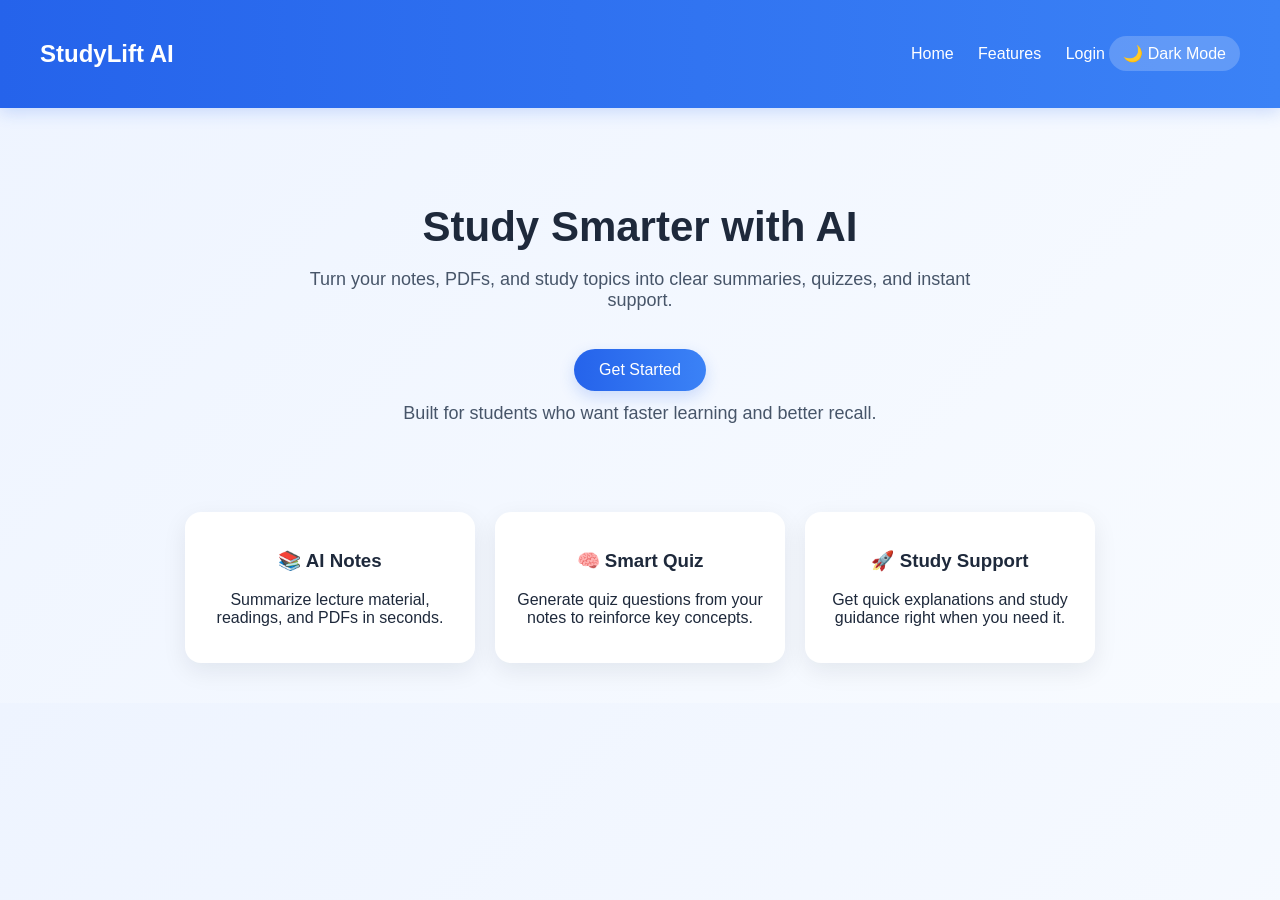
<file: index.html>
<!DOCTYPE html>
<html lang="en">
<head>
    <meta charset="UTF-8">
    <meta name="viewport" content="width=device-width, initial-scale=1.0">
    <title>StudyLift AI</title>
    <link rel="stylesheet" href="frontend.css">
</head>
<body>
    <nav class="navbar">
        <h1>StudyLift AI</h1>
        <div>
            <a href="index.html">Home</a>
            <a href="#features">Features</a>
            <a href="login.html">Login</a>
            <button class="theme-toggle" onclick="toggleTheme()">🌙 Dark Mode</button>
        </div>
    </nav>

    <section class="hero">
        <div class="hero-copy">
            <h2>Study Smarter with AI</h2>
            <p>Turn your notes, PDFs, and study topics into clear summaries, quizzes, and instant support.</p>
            <button onclick="startApp()">Get Started</button>
            <p class="hero-subtext">Built for students who want faster learning and better recall.</p>
        </div>
    </section>

    <section class="features" id="features">
        <div class="card">
            <h3>📚 AI Notes</h3>
            <p>Summarize lecture material, readings, and PDFs in seconds.</p>
        </div>

        <div class="card">
            <h3>🧠 Smart Quiz</h3>
            <p>Generate quiz questions from your notes to reinforce key concepts.</p>
        </div>

        <div class="card">
            <h3>🚀 Study Support</h3>
            <p>Get quick explanations and study guidance right when you need it.</p>
        </div>
    </section>

    <script src="frontend.js"></script>
</body>
</html>
</file>
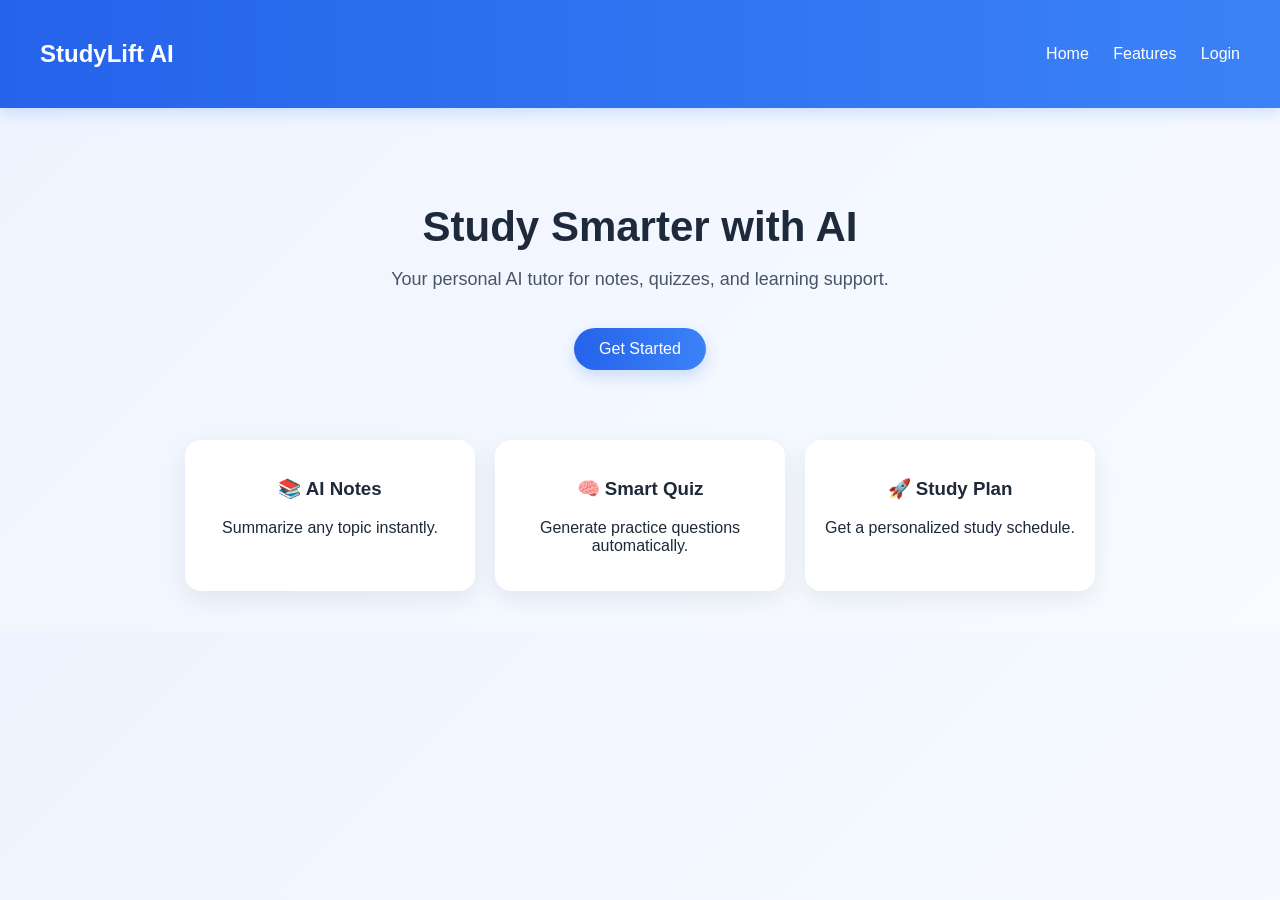
<file: frontend.html>
<!DOCTYPE html>
<html lang="en">
<head>
    <meta charset="UTF-8">
    <meta name="viewport" content="width=device-width, initial-scale=1.0">
    <title>StudyLift AI</title>
    <link rel="stylesheet" href="frontend.css">
</head>
<body>
    <nav class="navbar">
        <h1>StudyLift AI</h1>
        <div>
            <a href="index.html">Home</a>
            <a href="#features">Features</a>
            <a href="login.html">Login</a>
        </div>
    </nav>

    <section class="hero">
        <h2>Study Smarter with AI</h2>
        <p>Your personal AI tutor for notes, quizzes, and learning support.</p>
        <button onclick="startApp()">Get Started</button>
    </section>

    <section class="features" id="features">
        <div class="card">
            <h3>📚 AI Notes</h3>
            <p>Summarize any topic instantly.</p>
        </div>

        <div class="card">
            <h3>🧠 Smart Quiz</h3>
            <p>Generate practice questions automatically.</p>
        </div>

        <div class="card">
            <h3>🚀 Study Plan</h3>
            <p>Get a personalized study schedule.</p>
        </div>
    </section>

    <script src="frontend.js"></script>
</body>
</html>
</file>
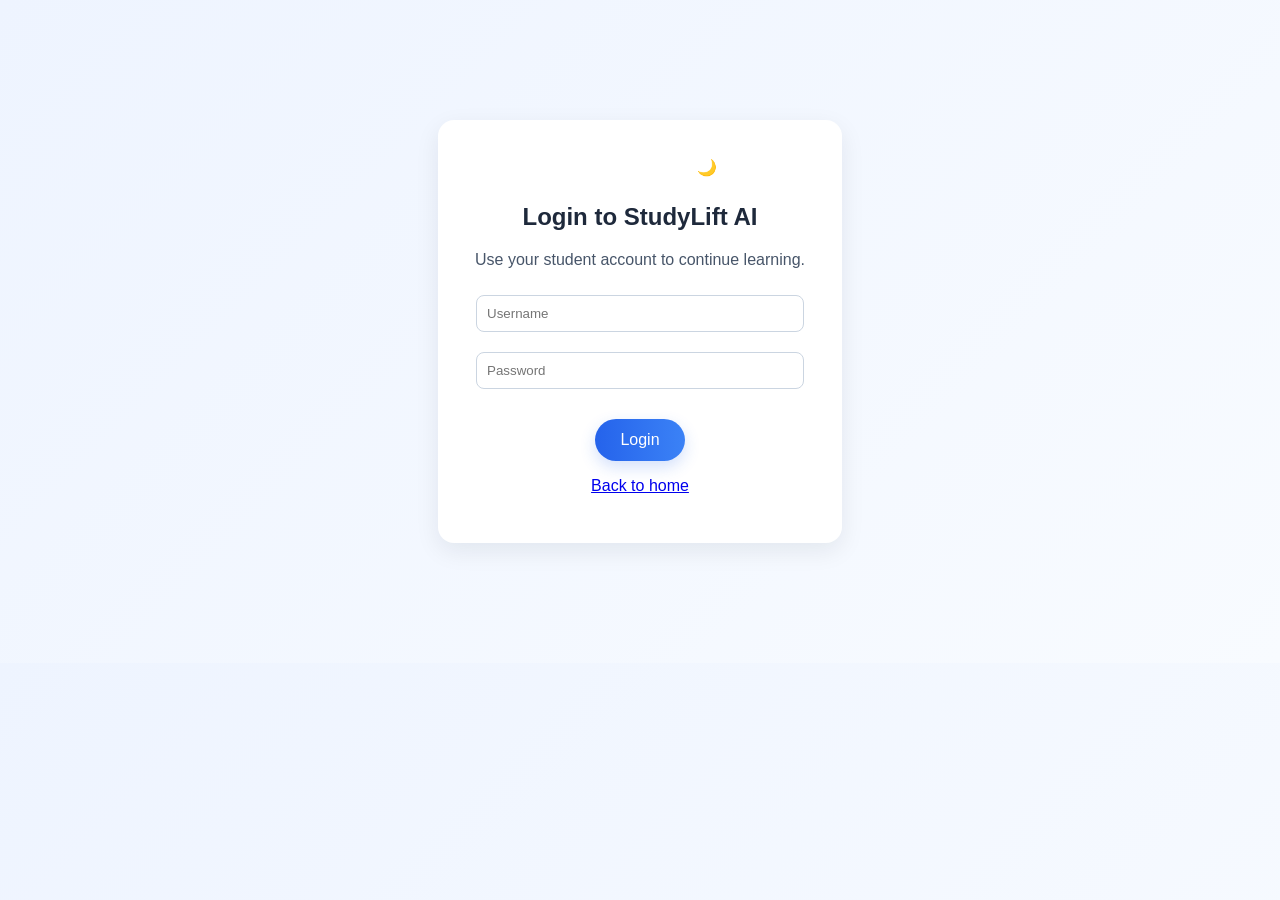
<file: login.html>
<!DOCTYPE html>
<html lang="en">
<head>
    <meta charset="UTF-8">
    <meta name="viewport" content="width=device-width, initial-scale=1.0">
    <title>Login - StudyLift AI</title>
    <link rel="stylesheet" href="frontend.css">
</head>
<body>
    <div class="login-box">
        <div style="display:flex; justify-content:flex-end; margin-bottom:10px;">
            <button class="theme-toggle" onclick="toggleTheme()" style="padding:6px 10px;">🌙 Dark Mode</button>
        </div>
        <h2>Login to StudyLift AI</h2>
        <p class="login-subtext">Use your student account to continue learning.</p>
        <input type="text" id="username" placeholder="Username">
        <input type="password" id="password" placeholder="Password">
        <button onclick="login()">Login</button>
        <p id="msg"></p>
        <p><a href="index.html">Back to home</a></p>
    </div>

    <script src="frontend.js"></script>
</body>
</html>
</file>
<file: frontend.css>
:root {
    --bg: linear-gradient(135deg, #eef4ff 0%, #f8fbff 100%);
    --surface: #ffffff;
    --surface-soft: #f8fbff;
    --text: #1e293b;
    --muted: #475569;
    --border: #cbd5e1;
    --primary: linear-gradient(90deg, #2563eb 0%, #3b82f6 100%);
    --shadow: 0 8px 24px rgba(15, 23, 42, 0.08);
}

[data-theme="dark"] {
    --bg: linear-gradient(135deg, #020617 0%, #0f172a 100%);
    --surface: #111827;
    --surface-soft: #1f2937;
    --text: #f8fafc;
    --muted: #cbd5e1;
    --border: #334155;
    --primary: linear-gradient(90deg, #3b82f6 0%, #6366f1 100%);
    --shadow: 0 12px 30px rgba(2, 6, 23, 0.35);
}

body {
    margin: 0;
    font-family: Arial, sans-serif;
    background: var(--bg);
    color: var(--text);
    transition: background 0.3s ease, color 0.3s ease;
}

.navbar {
    display: flex;
    justify-content: space-between;
    align-items: center;
    padding: 20px 40px;
    background: var(--primary);
    color: white;
    box-shadow: 0 4px 16px rgba(37, 99, 235, 0.2);
}

.navbar a {
    color: white;
    margin-left: 20px;
    text-decoration: none;
}

.theme-toggle {
    margin: 0;
    padding: 8px 14px;
    border-radius: 999px;
    background: rgba(255,255,255,0.2);
    color: white;
    box-shadow: none;
}

.hero {
    text-align: center;
    padding: 60px 20px 30px;
}

.hero h2 {
    font-size: 42px;
    margin-bottom: 8px;
}

.hero p {
    color: var(--muted);
    font-size: 18px;
}

.hero-copy {
    max-width: 700px;
    margin: 0 auto;
}

.hero-subtext {
    margin-top: 12px;
    font-size: 14px;
    color: var(--muted);
}

.login-box {
    max-width: 420px;
    margin: 60px auto;
    padding: 32px;
    border-radius: 20px;
    background: var(--surface);
    box-shadow: var(--shadow);
    transition: background 0.3s ease, transform 0.3s ease;
}

.login-subtext {
    color: var(--muted);
    margin-bottom: 16px;
}

.ai-status {
    display: inline-block;
    margin-top: 14px;
    padding: 8px 14px;
    border-radius: 999px;
    background: #eff6ff;
    color: #1d4ed8;
    font-weight: 600;
}

button {
    margin-top: 20px;
    padding: 12px 25px;
    border: none;
    background: linear-gradient(90deg, #2563eb 0%, #3b82f6 100%);
    color: white;
    font-size: 16px;
    border-radius: 999px;
    cursor: pointer;
    box-shadow: 0 6px 16px rgba(37, 99, 235, 0.2);
}

.features {
    display: flex;
    justify-content: center;
    gap: 20px;
    padding: 40px;
    flex-wrap: wrap;
}

.card {
    background: var(--surface);
    padding: 20px;
    width: 250px;
    border-radius: 16px;
    box-shadow: var(--shadow);
    text-align: center;
    transition: transform 0.2s ease, background 0.3s ease;
}

.card:hover, .panel:hover, .login-box:hover {
    transform: translateY(-2px);
}

.login-box {
    width: 340px;
    margin: 120px auto;
    background: var(--surface);
    padding: 32px;
    border-radius: 16px;
    box-shadow: var(--shadow);
    text-align: center;
}

.login-box input {
    width: 90%;
    padding: 10px;
    margin: 10px 0;
    border: 1px solid #cbd5e1;
    border-radius: 8px;
}

.chat-box {
    height: 260px;
    width: 100%;
    background: var(--surface-soft);
    border-radius: 12px;
    padding: 12px;
    overflow-y: auto;
    box-shadow: inset 0 0 6px rgba(15, 23, 42, 0.06);
    margin-bottom: 10px;
}

.input-area {
    display: flex;
    justify-content: center;
    gap: 10px;
    margin-bottom: 20px;
}

.input-area input {
    width: 70%;
    padding: 10px;
    border: 1px solid #cbd5e1;
    border-radius: 8px;
}

.input-area button {
    padding: 10px 20px;
    margin-top: 0;
}

.dashboard-grid {
    display: grid;
    grid-template-columns: repeat(auto-fit, minmax(320px, 1fr));
    gap: 20px;
    padding: 20px 40px 60px;
}

.panel {
    background: var(--surface);
    border-radius: 16px;
    padding: 20px;
    box-shadow: var(--shadow);
    transition: background 0.3s ease, transform 0.2s ease;
}

.panel-large {
    grid-column: span 2;
}

.panel-wide {
    grid-column: 1 / -1;
}

.panel input,
.panel textarea {
    width: 100%;
    padding: 10px;
    margin-top: 10px;
    box-sizing: border-box;
    border: 1px solid #cbd5e1;
    border-radius: 8px;
}

.panel textarea {
    min-height: 120px;
}

.panel pre {
    white-space: pre-wrap;
    background: var(--surface-soft);
    padding: 10px;
    border-radius: 8px;
    margin-top: 12px;
}

.streak-info {
    padding: 14px 16px;
    border-radius: 12px;
    background: linear-gradient(90deg, rgba(249, 115, 22, 0.14), rgba(251, 191, 36, 0.16));
    color: #9a2c00;
    font-weight: 700;
    margin-bottom: 14px;
}

.goal-info {
    padding: 12px 14px;
    border-radius: 12px;
    background: rgba(37, 99, 235, 0.1);
    color: var(--text);
    font-weight: 600;
    margin-bottom: 10px;
}

.goal-bar {
    width: 100%;
    height: 10px;
    border-radius: 999px;
    background: var(--border);
    overflow: hidden;
    margin-bottom: 16px;
}

.goal-bar-fill {
    height: 100%;
    width: 0%;
    background: linear-gradient(90deg, #2563eb, #10b981);
    transition: width 0.3s ease;
}

.history-list {
    display: grid;
    gap: 10px;
}

.history-item {
    padding: 10px 12px;
    border-radius: 10px;
    background: var(--surface-soft);
    border: 1px solid var(--border);
}

.history-item strong {
    display: block;
    margin-bottom: 4px;
}

@media (max-width: 768px) {
    .panel-large {
        grid-column: span 1;
    }
}
</file>
